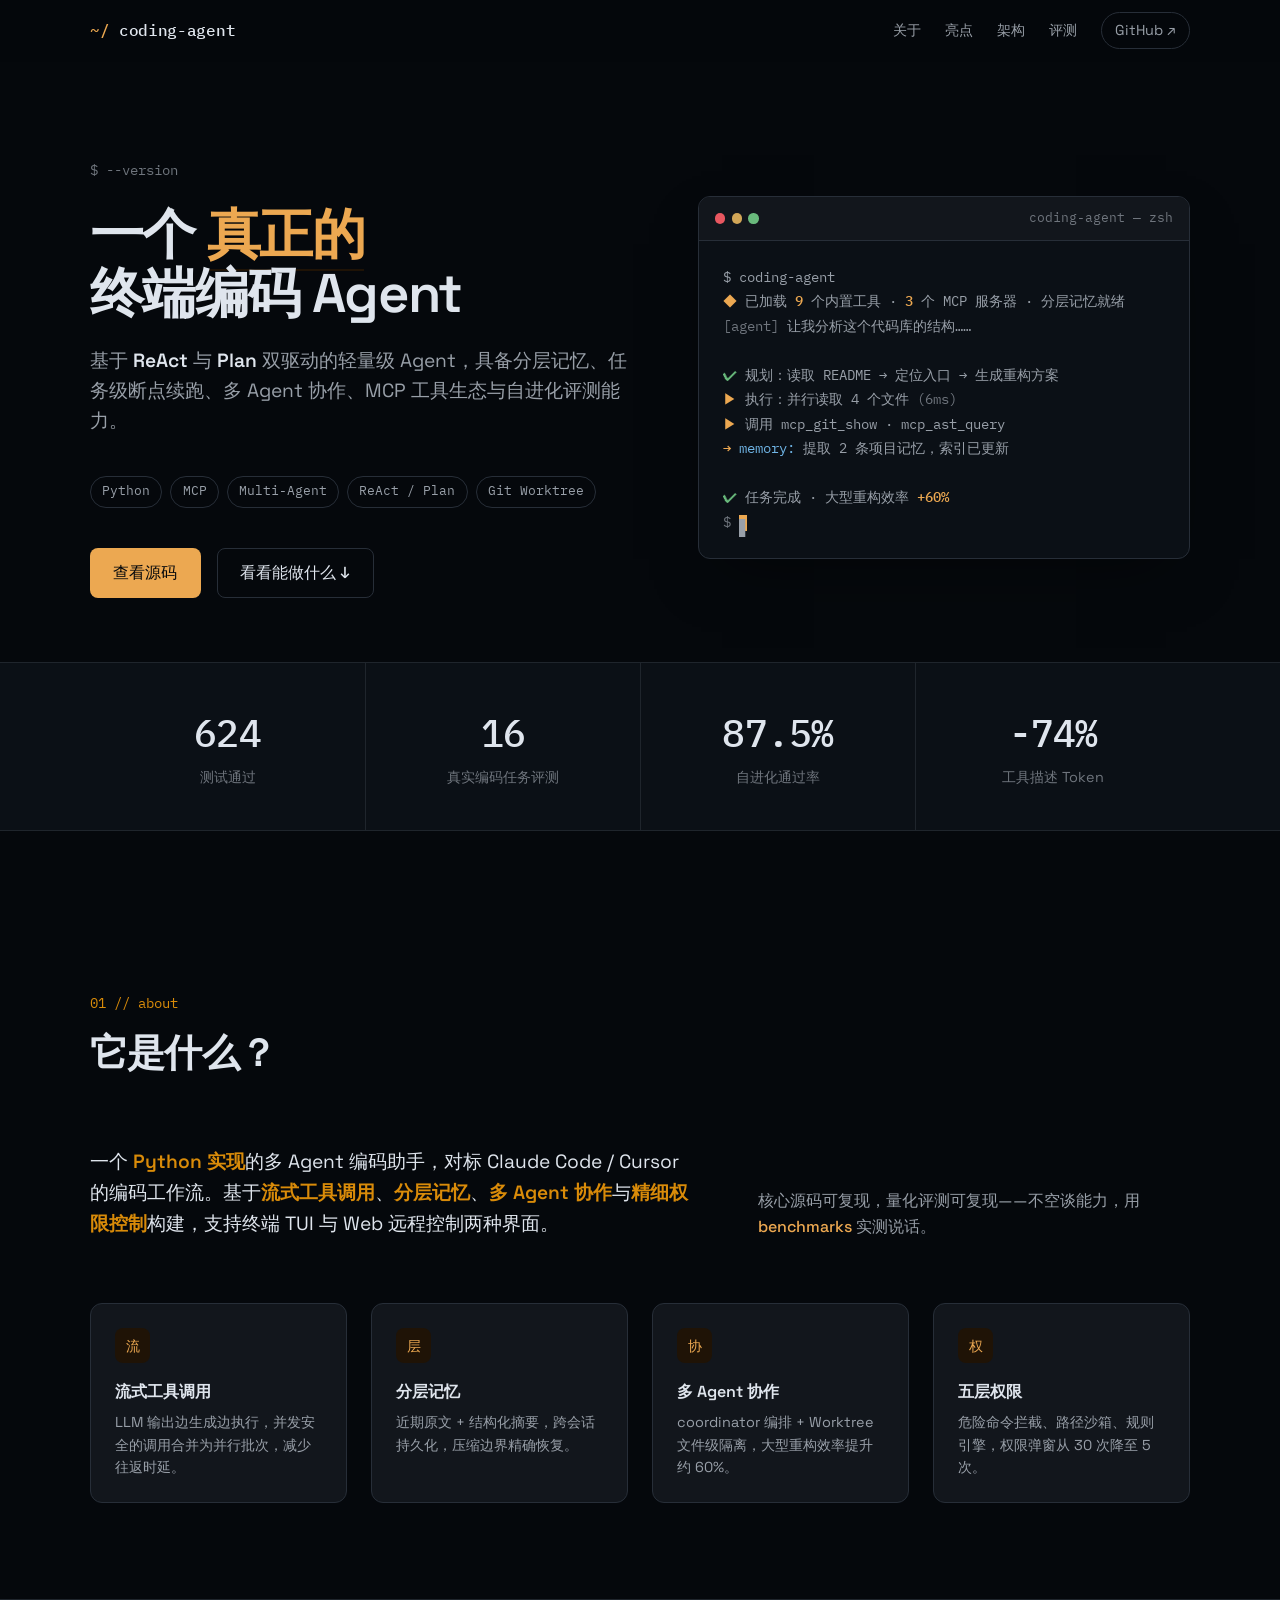
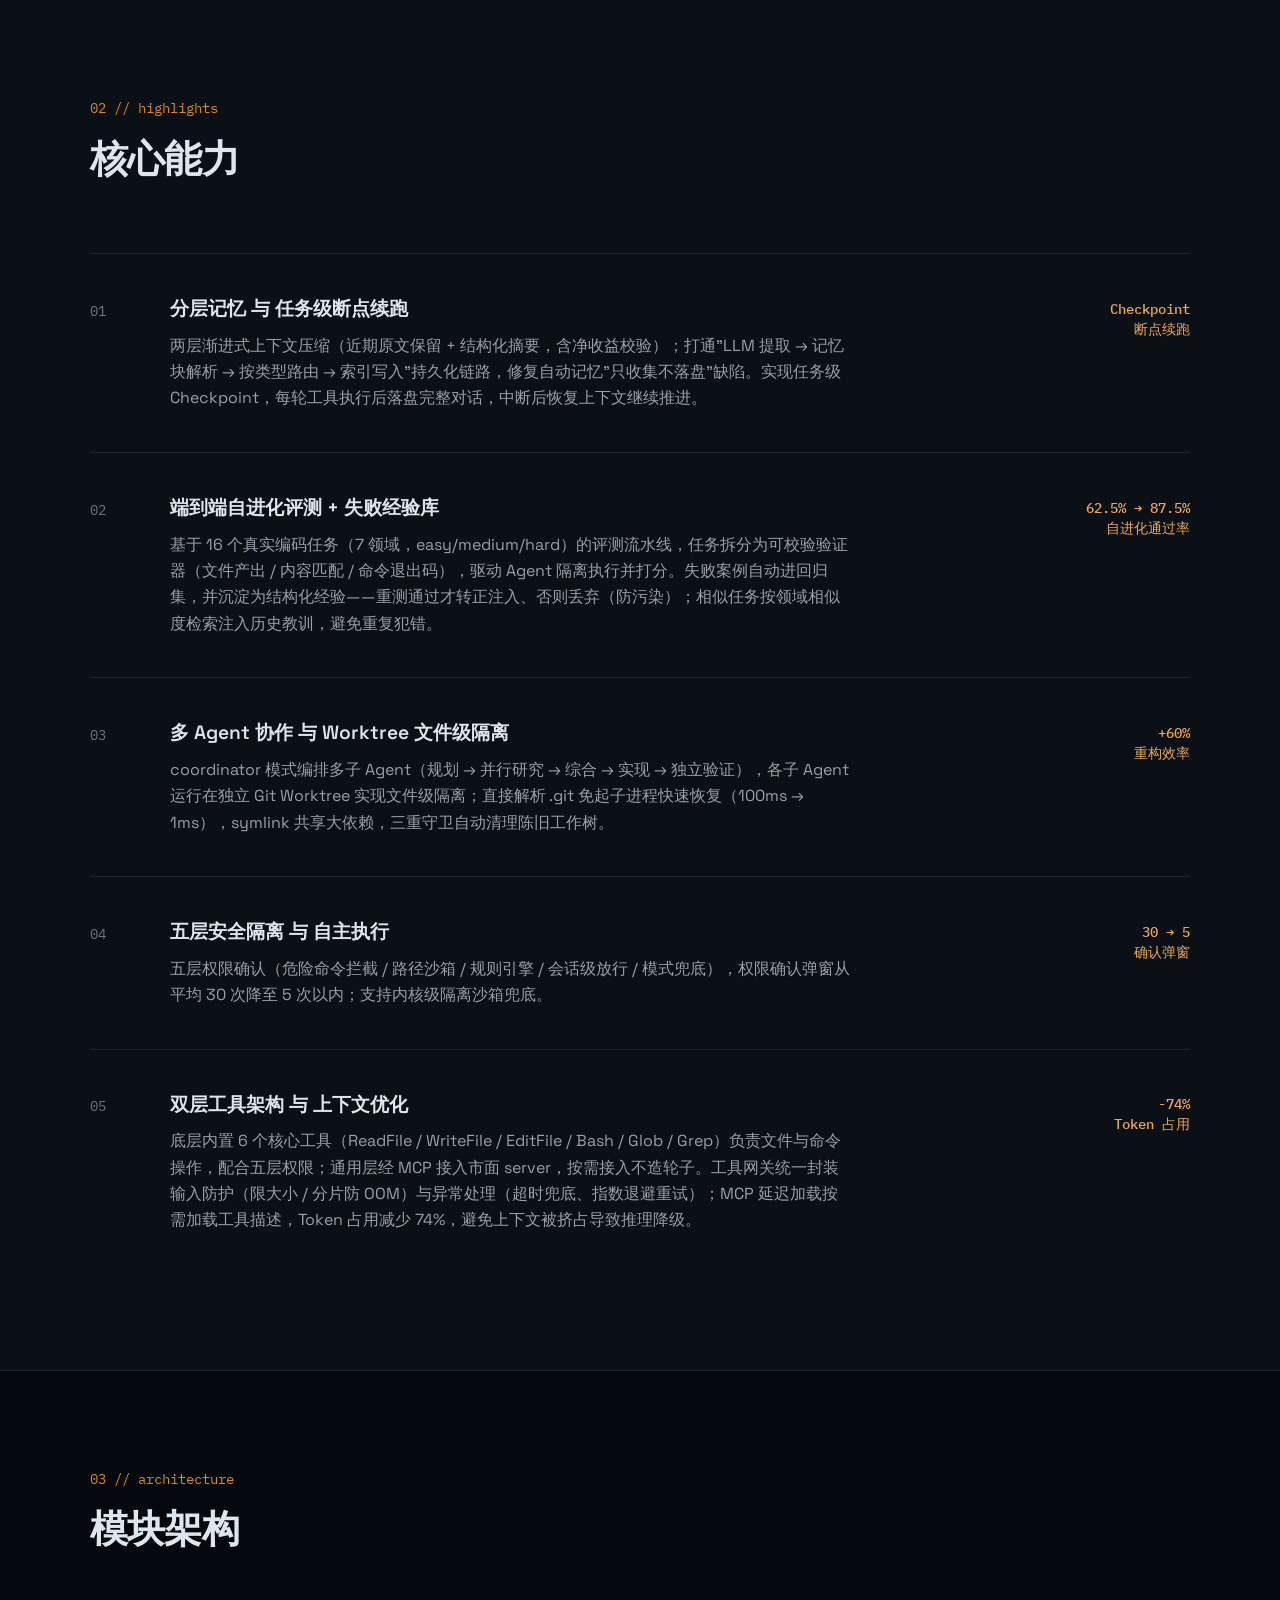
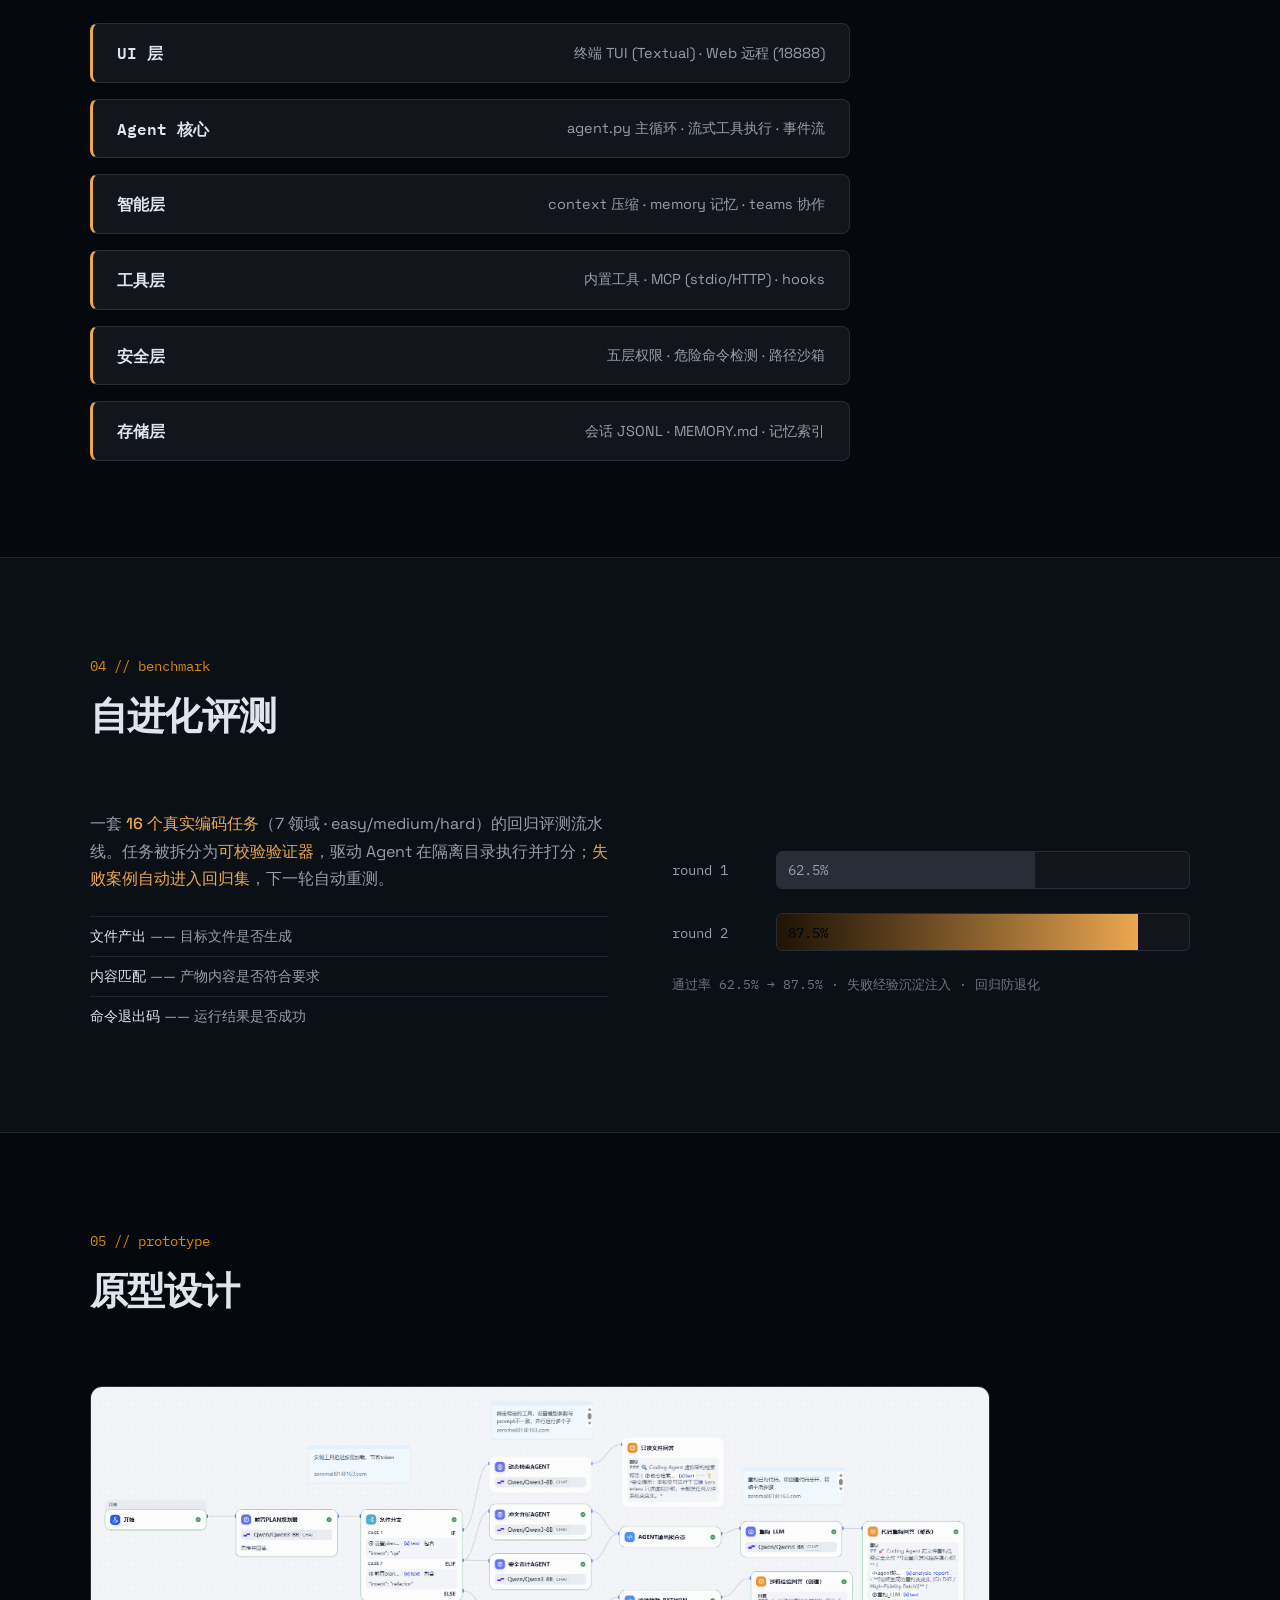
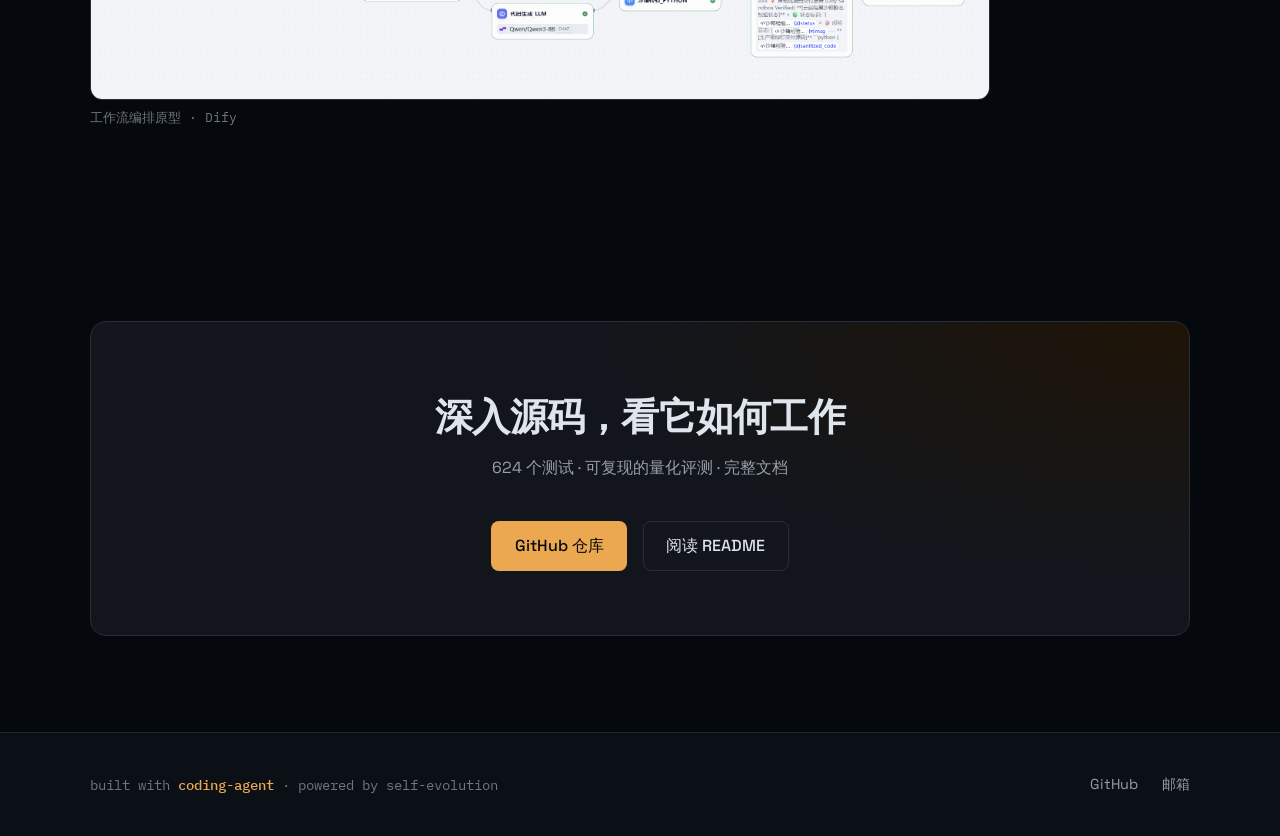
<file: index.html>
<!DOCTYPE html>
<html lang="zh-CN">
<head>
  <meta charset="UTF-8" />
  <meta name="viewport" content="width=device-width, initial-scale=1.0" />
  <title>Coding Agent — 多 Agent 编码助手</title>
  <meta name="description" content="基于 ReAct 与 Plan 双驱动的轻量级终端 Coding Agent：分层记忆、断点续跑、多 Agent 协作、MCP 工具生态与自进化评测。" />
  <meta name="theme-color" content="#0f1013" />
  <link rel="preconnect" href="https://fonts.googleapis.com" />
  <link rel="preconnect" href="https://fonts.gstatic.com" crossorigin />
  <link href="https://fonts.googleapis.com/css2?family=Space+Grotesk:wght@400;500;600;700&family=IBM+Plex+Mono:wght@400;500&display=swap" rel="stylesheet" />
  <link rel="stylesheet" href="css/style.css" />
</head>
<body>
  <a class="skip-link" href="#main">跳到主内容</a>

  <header class="site-head">
    <div class="wrap">
      <a class="brand" href="#top">
        <span class="brand-prompt">~/</span> coding-agent
      </a>
      <nav class="site-nav" aria-label="主导航">
        <a href="#about">关于</a>
        <a href="#highlights">亮点</a>
        <a href="#architecture">架构</a>
        <a href="#benchmark">评测</a>
        <a class="nav-gh" href="https://github.com/tech-cove01/project-coding-agent" target="_blank" rel="noopener">GitHub ↗</a>
      </nav>
    </div>
  </header>

  <main id="main">
    <!-- ============ HERO ============ -->
    <section id="top" class="hero">
      <div class="wrap">
        <div class="hero-grid">
          <div class="hero-copy">
            <p class="eyebrow mono">$ --version</p>
            <h1 class="hero-title">
              一个 <em>真正的</em><br />终端编码 Agent
            </h1>
            <p class="hero-lede">
              基于 <strong>ReAct</strong> 与 <strong>Plan</strong> 双驱动的轻量级 Agent，具备分层记忆、任务级断点续跑、多 Agent 协作、MCP 工具生态与自进化评测能力。
            </p>
            <div class="hero-meta">
              <span class="tag">Python</span>
              <span class="tag">MCP</span>
              <span class="tag">Multi-Agent</span>
              <span class="tag">ReAct / Plan</span>
              <span class="tag">Git Worktree</span>
            </div>
            <div class="hero-actions">
              <a class="btn btn-primary" href="https://github.com/tech-cove01/project-coding-agent" target="_blank" rel="noopener">查看源码</a>
              <a class="btn btn-ghost" href="#highlights">看看能做什么 ↓</a>
            </div>
          </div>

          <div class="hero-terminal" aria-hidden="true">
            <div class="term">
              <div class="term-bar">
                <span class="dot dot-r"></span><span class="dot dot-y"></span><span class="dot dot-g"></span>
                <span class="term-title mono">coding-agent — zsh</span>
              </div>
              <div class="term-body">
                <pre class="mono">$ coding-agent
<span class="c-md">◆</span> 已加载 <span class="c-acc">9</span> 个内置工具 · <span class="c-acc">3</span> 个 MCP 服务器 · 分层记忆就绪
<span class="c-dim">[agent]</span> 让我分析这个代码库的结构……

<span class="c-g">✔</span> 规划：读取 README → 定位入口 → 生成重构方案
<span class="c-md">▶</span> 执行：并行读取 4 个文件 <span class="c-dim">(6ms)</span>
<span class="c-md">▶</span> 调用 mcp_git_show · mcp_ast_query
<span class="c-acc">→</span> <span class="c-b">memory:</span> 提取 2 条项目记忆，索引已更新

<span class="c-g">✔</span> 任务完成 · 大型重构效率 <span class="c-acc">+60%</span>
<span class="c-dim">$</span> <span class="cursor">▊</span></pre>
              </div>
            </div>
          </div>
        </div>
      </div>
      <div class="hero-stats">
        <div class="wrap">
          <div class="stat"><span class="stat-num mono">624</span><span class="stat-lbl">测试通过</span></div>
          <div class="stat"><span class="stat-num mono">16</span><span class="stat-lbl">真实编码任务评测</span></div>
          <div class="stat"><span class="stat-num mono">87.5%</span><span class="stat-lbl">自进化通过率</span></div>
          <div class="stat"><span class="stat-num mono">-74%</span><span class="stat-lbl">工具描述 Token</span></div>
        </div>
      </div>
    </section>

    <!-- ============ ABOUT ============ -->
    <section id="about" class="section">
      <div class="wrap">
        <div class="section-head">
          <p class="section-label mono">01 // about</p>
          <h2 class="section-title">它是什么？</h2>
        </div>
        <div class="about-grid">
          <p class="about-lead">
            一个 <strong>Python 实现</strong>的多 Agent 编码助手，对标 Claude Code / Cursor 的编码工作流。基于<strong>流式工具调用</strong>、<strong>分层记忆</strong>、<strong>多 Agent 协作</strong>与<strong>精细权限控制</strong>构建，支持终端 TUI 与 Web 远程控制两种界面。
          </p>
          <p class="about-sub">
            核心源码可复现，量化评测可复现——不空谈能力，用 <strong>benchmarks</strong> 实测说话。
          </p>
        </div>
        <div class="pillars">
          <div class="pillar">
            <span class="pillar-icon mono">流</span>
            <h3>流式工具调用</h3>
            <p>LLM 输出边生成边执行，并发安全的调用合并为并行批次，减少往返时延。</p>
          </div>
          <div class="pillar">
            <span class="pillar-icon mono">层</span>
            <h3>分层记忆</h3>
            <p>近期原文 + 结构化摘要，跨会话持久化，压缩边界精确恢复。</p>
          </div>
          <div class="pillar">
            <span class="pillar-icon mono">协</span>
            <h3>多 Agent 协作</h3>
            <p>coordinator 编排 + Worktree 文件级隔离，大型重构效率提升约 60%。</p>
          </div>
          <div class="pillar">
            <span class="pillar-icon mono">权</span>
            <h3>五层权限</h3>
            <p>危险命令拦截、路径沙箱、规则引擎，权限弹窗从 30 次降至 5 次。</p>
          </div>
        </div>
      </div>
    </section>

    <!-- ============ HIGHLIGHTS ============ -->
    <section id="highlights" class="section section-tint">
      <div class="wrap">
        <div class="section-head">
          <p class="section-label mono">02 // highlights</p>
          <h2 class="section-title">核心能力</h2>
        </div>

        <article class="hl">
          <div class="hl-index mono">01</div>
          <div class="hl-body">
            <h3>分层记忆 与 任务级断点续跑</h3>
            <p>两层渐进式上下文压缩（近期原文保留 + 结构化摘要，含净收益校验）；打通"LLM 提取 → 记忆块解析 → 按类型路由 → 索引写入"持久化链路，修复自动记忆"只收集不落盘"缺陷。实现任务级 Checkpoint，每轮工具执行后落盘完整对话，中断后恢复上下文继续推进。</p>
          </div>
          <div class="hl-kpi mono">Checkpoint<br />断点续跑</div>
        </article>

        <article class="hl">
          <div class="hl-index mono">02</div>
          <div class="hl-body">
            <h3>端到端自进化评测 + 失败经验库</h3>
            <p>基于 16 个真实编码任务（7 领域，easy/medium/hard）的评测流水线，任务拆分为可校验验证器（文件产出 / 内容匹配 / 命令退出码），驱动 Agent 隔离执行并打分。失败案例自动进回归集，并沉淀为结构化经验——重测通过才转正注入、否则丢弃（防污染）；相似任务按领域相似度检索注入历史教训，避免重复犯错。</p>
          </div>
          <div class="hl-kpi mono">62.5% → 87.5%<br />自进化通过率</div>
        </article>

        <article class="hl">
          <div class="hl-index mono">03</div>
          <div class="hl-body">
            <h3>多 Agent 协作 与 Worktree 文件级隔离</h3>
            <p>coordinator 模式编排多子 Agent（规划 → 并行研究 → 综合 → 实现 → 独立验证），各子 Agent 运行在独立 Git Worktree 实现文件级隔离；直接解析 .git 免起子进程快速恢复（100ms → 1ms），symlink 共享大依赖，三重守卫自动清理陈旧工作树。</p>
          </div>
          <div class="hl-kpi mono">+60%<br />重构效率</div>
        </article>

        <article class="hl">
          <div class="hl-index mono">04</div>
          <div class="hl-body">
            <h3>五层安全隔离 与 自主执行</h3>
            <p>五层权限确认（危险命令拦截 / 路径沙箱 / 规则引擎 / 会话级放行 / 模式兜底），权限确认弹窗从平均 30 次降至 5 次以内；支持内核级隔离沙箱兜底。</p>
          </div>
          <div class="hl-kpi mono">30 → 5<br />确认弹窗</div>
        </article>

        <article class="hl">
          <div class="hl-index mono">05</div>
          <div class="hl-body">
            <h3>双层工具架构 与 上下文优化</h3>
            <p>底层内置 6 个核心工具（ReadFile / WriteFile / EditFile / Bash / Glob / Grep）负责文件与命令操作，配合五层权限；通用层经 MCP 接入市面 server，按需接入不造轮子。工具网关统一封装输入防护（限大小 / 分片防 OOM）与异常处理（超时兜底、指数退避重试）；MCP 延迟加载按需加载工具描述，Token 占用减少 74%，避免上下文被挤占导致推理降级。</p>
          </div>
          <div class="hl-kpi mono">-74%<br />Token 占用</div>
        </article>
      </div>
    </section>

    <!-- ============ ARCHITECTURE ============ -->
    <section id="architecture" class="section">
      <div class="wrap">
        <div class="section-head">
          <p class="section-label mono">03 // architecture</p>
          <h2 class="section-title">模块架构</h2>
        </div>
        <div class="arch">
          <div class="arch-layers" role="list" aria-label="分层架构">
            <div class="layer" style="--i:0">
              <span class="layer-name mono">UI 层</span>
              <span class="layer-desc">终端 TUI (Textual) · Web 远程 (18888)</span>
            </div>
            <div class="layer" style="--i:1">
              <span class="layer-name mono">Agent 核心</span>
              <span class="layer-desc">agent.py 主循环 · 流式工具执行 · 事件流</span>
            </div>
            <div class="layer" style="--i:2">
              <span class="layer-name mono">智能层</span>
              <span class="layer-desc">context 压缩 · memory 记忆 · teams 协作</span>
            </div>
            <div class="layer" style="--i:3">
              <span class="layer-name mono">工具层</span>
              <span class="layer-desc">内置工具 · MCP (stdio/HTTP) · hooks</span>
            </div>
            <div class="layer" style="--i:4">
              <span class="layer-name mono">安全层</span>
              <span class="layer-desc">五层权限 · 危险命令检测 · 路径沙箱</span>
            </div>
            <div class="layer" style="--i:5">
              <span class="layer-name mono">存储层</span>
              <span class="layer-desc">会话 JSONL · MEMORY.md · 记忆索引</span>
            </div>
          </div>
        </div>
      </div>
    </section>

    <!-- ============ BENCHMARK ============ -->
    <section id="benchmark" class="section section-tint">
      <div class="wrap">
        <div class="section-head">
          <p class="section-label mono">04 // benchmark</p>
          <h2 class="section-title">自进化评测</h2>
        </div>
        <div class="bench">
          <div class="bench-copy">
            <p>一套 <strong>16 个真实编码任务</strong>（7 领域 · easy/medium/hard）的回归评测流水线。任务被拆分为<strong>可校验验证器</strong>，驱动 Agent 在隔离目录执行并打分；<strong>失败案例自动进入回归集</strong>，下一轮自动重测。</p>
            <ul class="bench-list">
              <li><strong>文件产出</strong> —— 目标文件是否生成</li>
              <li><strong>内容匹配</strong> —— 产物内容是否符合要求</li>
              <li><strong>命令退出码</strong> —— 运行结果是否成功</li>
            </ul>
          </div>
          <div class="bench-chart" aria-hidden="true">
            <div class="chart-row">
              <span class="chart-lbl mono">round 1</span>
              <div class="chart-track"><div class="chart-fill" data-w="62.5"><span class="mono">62.5%</span></div></div>
            </div>
            <div class="chart-row">
              <span class="chart-lbl mono">round 2</span>
              <div class="chart-track"><div class="chart-fill is-now" data-w="87.5"><span class="mono">87.5%</span></div></div>
            </div>
            <p class="chart-note mono">通过率 62.5% → 87.5% · 失败经验沉淀注入 · 回归防退化</p>
          </div>
        </div>
      </div>
    </section>

    <!-- ============ PROTOTYPE ============ -->
    <section id="prototype" class="section">
      <div class="wrap">
        <div class="section-head">
          <p class="section-label mono">05 // prototype</p>
          <h2 class="section-title">原型设计</h2>
        </div>
        <figure class="shot shot-single">
          <div class="shot-frame shot-frame-img">
            <img src="architecture.png" alt="Coding Agent 工作流编排原型图" loading="lazy" width="1600" height="900" />
          </div>
          <figcaption class="mono">工作流编排原型 · Dify</figcaption>
        </figure>
      </div>
    </section>

    <!-- ============ CTA ============ -->
    <section class="section cta">
      <div class="wrap">
        <div class="cta-inner">
          <h2 class="cta-title">深入源码，看它如何工作</h2>
          <p class="cta-sub">624 个测试 · 可复现的量化评测 · 完整文档</p>
          <div class="cta-actions">
            <a class="btn btn-primary" href="https://github.com/tech-cove01/project-coding-agent" target="_blank" rel="noopener">GitHub 仓库</a>
            <a class="btn btn-ghost" href="https://github.com/tech-cove01/project-coding-agent/blob/main/README.md" target="_blank" rel="noopener">阅读 README</a>
          </div>
        </div>
      </div>
    </section>
  </main>

  <footer class="site-foot">
    <div class="wrap">
      <p class="mono">built with <span class="c-acc">coding-agent</span> · powered by self-evolution</p>
      <p class="foot-links">
        <a href="https://github.com/tech-cove01" target="_blank" rel="noopener">GitHub</a>
        <a href="mailto:1908369180@qq.com">邮箱</a>
      </p>
    </div>
  </footer>

  <script src="js/main.js"></script>
</body>
</html>
</file>
<file: css/style.css>
/* ============================================================
   Coding Agent — 展示页
   设计基调：工业实用风 × 极简  |  记忆点：终端美学
   配色：OKLCH · 冷调中性偏蓝 · 单一强调色（琥珀）
   ============================================================ */

/* ---------- Design Tokens ---------- */
:root {
  /* 中性色：冷调偏蓝，拒绝死灰 */
  --bg:      oklch(13% 0.012 255);
  --bg-elev: oklch(17% 0.014 255);
  --surface: oklch(20% 0.014 255);
  --surface-2: oklch(24% 0.015 255);
  --line:    oklch(30% 0.02 255);
  --line-soft: oklch(26% 0.016 255);

  /* 文字 */
  --text:    oklch(92% 0.012 255);
  --text-dim: oklch(70% 0.015 255);
  --text-faint: oklch(56% 0.015 255);

  /* 强调色：琥珀（呼应终端提示符 / 输出高亮） */
  --acc:     oklch(78% 0.13 70);
  --acc-strong: oklch(70% 0.15 70);
  --acc-soft: oklch(20% 0.03 70);

  /* 语义：终端语义色 */
  --ok:      oklch(72% 0.12 150);
  --warn:    oklch(75% 0.11 80);

  /* 字体 */
  --font-body: "Space Grotesk", -apple-system, BlinkMacSystemFont, "Segoe UI", system-ui, sans-serif;
  --font-mono: "IBM Plex Mono", "JetBrains Mono", "SFMono-Regular", Consolas, monospace;

  /* 排版比例：perfect fourth 1.333 */
  --text-xs: 0.8rem;
  --text-sm: 0.9rem;
  --text-base: 1rem;
  --text-lg: 1.2rem;
  --text-xl: clamp(1.9rem, 4vw + 0.6rem, 3.4rem);
  --text-2xl: clamp(1.5rem, 3vw + 0.4rem, 2.4rem);

  --space-1: 0.5rem;
  --space-2: 1rem;
  --space-3: 1.5rem;
  --space-4: 2.5rem;
  --space-5: 4rem;
  --space-6: 6rem;

  --ease-out: cubic-bezier(0.16, 1, 0.3, 1);
  --ease-out-quart: cubic-bezier(0.25, 1, 0.5, 1);
  --dur-fast: 150ms;
  --dur-mid: 300ms;
  --dur-slow: 600ms;
}

/* ---------- Reset & Base ---------- */
*, *::before, *::after { box-sizing: border-box; margin: 0; padding: 0; }

html { scroll-behavior: smooth; }

body {
  font-family: var(--font-body);
  font-size: var(--text-base);
  line-height: 1.6;
  color: var(--text);
  background: var(--bg);
  -webkit-font-smoothing: antialiased;
  text-rendering: optimizeLegibility;
}

.mono { font-family: var(--font-mono); }

::selection { background: var(--acc); color: var(--bg); }

a { color: var(--acc); text-decoration: none; }
a:hover { text-decoration: underline; }

img { max-width: 100%; display: block; }

.wrap {
  width: min(1100px, 92vw);
  margin-inline: auto;
}

.skip-link {
  position: absolute;
  left: -999px;
  top: 0;
  background: var(--acc);
  color: var(--bg);
  padding: 0.6rem 1rem;
  z-index: 100;
}
.skip-link:focus { left: 0; }

/* ---------- Header ---------- */
.site-head {
  position: sticky;
  top: 0;
  z-index: 50;
  background: color-mix(in oklch, var(--bg) 82%, transparent);
  backdrop-filter: blur(10px);
  border-bottom: 1px solid var(--line-soft);
}
.site-head .wrap {
  display: flex;
  align-items: center;
  justify-content: space-between;
  height: 3.8rem;
}
.brand {
  font-family: var(--font-mono);
  font-size: var(--text-base);
  font-weight: 500;
  color: var(--text);
  letter-spacing: -0.02em;
}
.brand:hover { color: var(--acc); text-decoration: none; }
.brand-prompt { color: var(--acc); }
.site-nav { display: flex; align-items: center; gap: var(--space-3); }
.site-nav a {
  color: var(--text-dim);
  font-size: var(--text-sm);
  transition: color var(--dur-fast) var(--ease-out);
}
.site-nav a:hover { color: var(--acc); text-decoration: none; }
.nav-gh {
  padding: 0.35rem 0.8rem;
  border: 1px solid var(--line);
  border-radius: 999px;
}
.nav-gh:hover { border-color: var(--acc); }

/* ---------- Hero ---------- */
.hero { position: relative; padding: var(--space-6) 0 var(--space-5); }
.hero-grid {
  display: grid;
  grid-template-columns: 1.05fr 0.95fr;
  gap: var(--space-5);
  align-items: center;
}

.eyebrow {
  color: var(--text-faint);
  font-size: var(--text-sm);
  margin-bottom: var(--space-3);
}
.hero-title {
  font-size: var(--text-xl);
  line-height: 1.08;
  letter-spacing: -0.03em;
  font-weight: 600;
}
.hero-title em {
  font-style: normal;
  color: var(--acc);
  border-bottom: 2px solid var(--acc-soft);
}
.hero-lede {
  margin-top: var(--space-3);
  color: var(--text-dim);
  max-width: 46ch;
  font-size: var(--text-lg);
  line-height: 1.55;
}
.hero-lede strong { color: var(--text); font-weight: 600; }

.hero-meta { margin-top: var(--space-4); display: flex; flex-wrap: wrap; gap: 0.5rem; }
.tag {
  font-family: var(--font-mono);
  font-size: var(--text-xs);
  padding: 0.3rem 0.7rem;
  border: 1px solid var(--line);
  border-radius: 999px;
  color: var(--text-dim);
}

.hero-actions { margin-top: var(--space-4); display: flex; gap: var(--space-2); flex-wrap: wrap; }

/* Terminal */
.term {
  border: 1px solid var(--line);
  border-radius: 12px;
  overflow: hidden;
  background: var(--bg-elev);
  box-shadow: 0 24px 60px -24px oklch(0% 0 0 / 0.5);
}
.term-bar {
  display: flex;
  align-items: center;
  gap: 0.4rem;
  padding: 0.7rem 1rem;
  background: var(--surface);
  border-bottom: 1px solid var(--line);
}
.dot { width: 0.65rem; height: 0.65rem; border-radius: 50%; }
.dot-r { background: oklch(65% 0.18 20); }
.dot-y { background: var(--warn); }
.dot-g { background: var(--ok); }
.term-title {
  margin-left: auto;
  color: var(--text-faint);
  font-size: var(--text-xs);
}
.term-body { padding: var(--space-3); }
.term-body pre {
  font-size: var(--text-sm);
  line-height: 1.7;
  color: var(--text-dim);
  white-space: pre-wrap;
  word-break: break-word;
}
.cursor {
  display: inline-block;
  width: 0.55em;
  height: 1.1em;
  background: var(--acc);
  vertical-align: text-bottom;
  animation: blink 1.1s steps(1) infinite;
}
@keyframes blink { 50% { opacity: 0; } }

.c-md { color: var(--acc); }
.c-g  { color: var(--ok); }
.c-acc { color: var(--acc-strong); font-weight: 500; }
.c-dim { color: var(--text-faint); }
.c-b { color: oklch(75% 0.1 240); }

/* Hero stats */
.hero-stats {
  margin-top: var(--space-5);
  border-top: 1px solid var(--line-soft);
  border-bottom: 1px solid var(--line-soft);
  background: var(--bg-elev);
}
.hero-stats .wrap {
  display: grid;
  grid-template-columns: repeat(4, 1fr);
}
.stat { padding: var(--space-4) var(--space-2); text-align: center; }
.stat + .stat { border-left: 1px solid var(--line-soft); }
.stat-num {
  display: block;
  font-size: var(--text-2xl);
  font-weight: 500;
  color: var(--text);
  letter-spacing: -0.02em;
}
.stat-lbl { color: var(--text-faint); font-size: var(--text-sm); }

/* ---------- Sections ---------- */
.section { padding: var(--space-6) 0; }
.section-tint { background: var(--bg-elev); border-block: 1px solid var(--line-soft); }

.section-head { margin-bottom: var(--space-5); }
.section-label {
  color: var(--acc-strong);
  font-size: var(--text-sm);
  margin-bottom: var(--space-1);
}
.section-title {
  font-size: var(--text-2xl);
  letter-spacing: -0.02em;
  font-weight: 600;
}

/* About */
.about-grid {
  display: grid;
  grid-template-columns: 1.4fr 1fr;
  gap: var(--space-5);
}
.about-lead { font-size: var(--text-lg); line-height: 1.6; color: var(--text); }
.about-lead strong { color: var(--acc-strong); font-weight: 600; }
.about-sub { color: var(--text-dim); font-size: var(--text-base); align-self: end; }
.about-sub strong { color: var(--acc); font-weight: 500; }

.pillars {
  margin-top: var(--space-5);
  display: grid;
  grid-template-columns: repeat(4, 1fr);
  gap: var(--space-3);
}
.pillar {
  padding: var(--space-3);
  border: 1px solid var(--line);
  border-radius: 12px;
  background: var(--surface);
}
.pillar-icon {
  display: inline-flex;
  align-items: center;
  justify-content: center;
  width: 2.2rem;
  height: 2.2rem;
  border-radius: 8px;
  background: var(--acc-soft);
  color: var(--acc);
  font-size: var(--text-sm);
  margin-bottom: var(--space-2);
}
.pillar h3 { font-size: var(--text-base); font-weight: 600; margin-bottom: 0.4rem; }
.pillar p { color: var(--text-dim); font-size: var(--text-sm); line-height: 1.55; }

/* Highlights */
.hl {
  display: grid;
  grid-template-columns: 3.5rem 1fr auto;
  gap: var(--space-3);
  padding: var(--space-4) 0;
  border-top: 1px solid var(--line-soft);
  align-items: start;
}
.hl-index { color: var(--text-faint); font-size: var(--text-sm); padding-top: 0.3rem; }
.hl h3 { font-size: var(--text-lg); font-weight: 600; margin-bottom: 0.5rem; }
.hl p { color: var(--text-dim); line-height: 1.65; max-width: 68ch; }
.hl-kpi {
  color: var(--acc);
  font-size: var(--text-sm);
  font-weight: 500;
  text-align: right;
  line-height: 1.4;
  white-space: pre-line;
  padding-top: 0.3rem;
}

/* Architecture */
.arch {
  max-width: 760px;
}
.arch-layers { display: flex; flex-direction: column; gap: var(--space-2); }
.layer {
  display: flex;
  align-items: center;
  justify-content: space-between;
  gap: var(--space-2);
  padding: var(--space-2) var(--space-3);
  border: 1px solid var(--line);
  border-left: 3px solid var(--acc);
  border-radius: 8px;
  background: var(--surface);
}
.layer-name { font-weight: 600; }
.layer-desc { color: var(--text-dim); font-size: var(--text-sm); text-align: right; }

/* Benchmark */
.bench {
  display: grid;
  grid-template-columns: 1fr 1fr;
  gap: var(--space-5);
  align-items: center;
}
.bench-copy p { color: var(--text-dim); line-height: 1.7; }
.bench-copy strong { color: var(--acc); font-weight: 500; }
.bench-list { margin-top: var(--space-3); list-style: none; }
.bench-list li {
  padding: 0.5rem 0;
  color: var(--text-dim);
  border-top: 1px solid var(--line-soft);
  font-size: var(--text-sm);
}
.bench-list li strong { color: var(--text); font-weight: 500; }

.chart-row { display: flex; align-items: center; gap: var(--space-3); margin-bottom: var(--space-3); }
.chart-lbl { color: var(--text-dim); font-size: var(--text-sm); width: 5rem; flex-shrink: 0; }
.chart-track {
  flex: 1;
  height: 2.4rem;
  background: var(--surface);
  border: 1px solid var(--line);
  border-radius: 6px;
  overflow: hidden;
}
.chart-fill {
  height: 100%;
  width: 0;
  background: var(--line);
  color: var(--text-dim);
  display: flex;
  align-items: center;
  padding-left: 0.7rem;
  font-size: var(--text-sm);
  transition: width 1.2s var(--ease-out-quart);
}
.chart-fill.is-now { background: linear-gradient(90deg, var(--acc-soft), var(--acc)); color: var(--bg); font-weight: 500; }
.chart-note { color: var(--text-faint); font-size: var(--text-xs); margin-top: var(--space-2); }

/* Prototype */
.shot-single {
  margin: 0;
  max-width: 900px;
}
.shot-frame {
  border: 1px solid var(--line);
  border-radius: 12px;
  background: var(--surface);
  aspect-ratio: 16 / 9;
  overflow: hidden;
  position: relative;
}
.shot-frame-img {
  aspect-ratio: auto;
  line-height: 0;
}
.shot-frame-img img {
  width: 100%;
  height: auto;
  display: block;
}
figcaption {
  margin-top: var(--space-1);
  color: var(--text-faint);
  font-size: var(--text-xs);
}

/* CTA */
.cta-inner {
  border: 1px solid var(--line);
  border-radius: 16px;
  padding: var(--space-5);
  background:
    radial-gradient(120% 180% at 100% 0%, var(--acc-soft) 0%, transparent 45%),
    var(--surface);
  text-align: center;
}
.cta-title { font-size: var(--text-2xl); font-weight: 600; letter-spacing: -0.02em; }
.cta-sub { color: var(--text-dim); margin-top: var(--space-1); }
.cta-actions { margin-top: var(--space-4); display: flex; gap: var(--space-2); justify-content: center; flex-wrap: wrap; }

/* Buttons */
.btn {
  display: inline-block;
  padding: 0.7rem 1.4rem;
  border-radius: 8px;
  font-size: var(--text-base);
  font-weight: 500;
  border: 1px solid transparent;
  transition: transform var(--dur-fast) var(--ease-out), box-shadow var(--dur-fast) var(--ease-out), background var(--dur-fast) var(--ease-out);
}
.btn-primary {
  background: var(--acc);
  color: var(--bg);
}
.btn-primary:hover {
  background: var(--acc-strong);
  color: var(--bg);
  transform: translateY(-2px);
  text-decoration: none;
}
.btn-ghost {
  border-color: var(--line);
  color: var(--text);
}
.btn-ghost:hover { border-color: var(--acc); color: var(--acc); transform: translateY(-2px); text-decoration: none; }

/* Footer */
.site-foot {
  border-top: 1px solid var(--line-soft);
  padding: var(--space-4) 0;
  background: var(--bg-elev);
}
.site-foot .wrap {
  display: flex;
  align-items: center;
  justify-content: space-between;
  gap: var(--space-2);
  flex-wrap: wrap;
}
.site-foot p { color: var(--text-faint); font-size: var(--text-sm); }
.c-acc { color: var(--acc); }
.foot-links { display: flex; gap: var(--space-3); }
.foot-links a { color: var(--text-dim); }
.foot-links a:hover { color: var(--acc); }

/* ---------- Reveal on scroll ---------- */
.reveal {
  opacity: 0;
  transform: translateY(24px);
  transition: opacity var(--dur-slow) var(--ease-out-quart), transform var(--dur-slow) var(--ease-out-quart);
  transition-delay: calc(var(--i, 0) * 70ms);
}
.reveal.is-visible { opacity: 1; transform: none; }

/* ---------- Responsive ---------- */
@media (max-width: 860px) {
  .hero-grid { grid-template-columns: 1fr; gap: var(--space-4); }
  .about-grid { grid-template-columns: 1fr; }
  .pillars { grid-template-columns: 1fr 1fr; }
  .bench { grid-template-columns: 1fr; }
  .hl { grid-template-columns: 2.5rem 1fr; }
  .hl-kpi { grid-column: 2; text-align: left; }
  .hero-stats .wrap { grid-template-columns: 1fr 1fr; }
  .stat:nth-child(3) { border-left: none; }
  .stat { padding: var(--space-3) var(--space-1); }
}

@media (max-width: 560px) {
  .pillars { grid-template-columns: 1fr; }
  .site-nav { gap: var(--space-2); }
  .site-nav a { font-size: var(--text-xs); }
  .nav-gh { padding: 0.25rem 0.6rem; }
  .layer { flex-direction: column; align-items: flex-start; gap: 0.2rem; }
  .layer-desc { text-align: left; }
  .hero { padding: var(--space-5) 0 var(--space-4); }
  .section { padding: var(--space-5) 0; }
}

/* ---------- Reduced Motion ---------- */
@media (prefers-reduced-motion: reduce) {
  *, *::before, *::after {
    animation-duration: 0.01ms !important;
    transition-duration: 0.01ms !important;
    scroll-behavior: auto !important;
  }
  .reveal { opacity: 1; transform: none; }
  .chart-fill { width: auto; }
}
</file>
